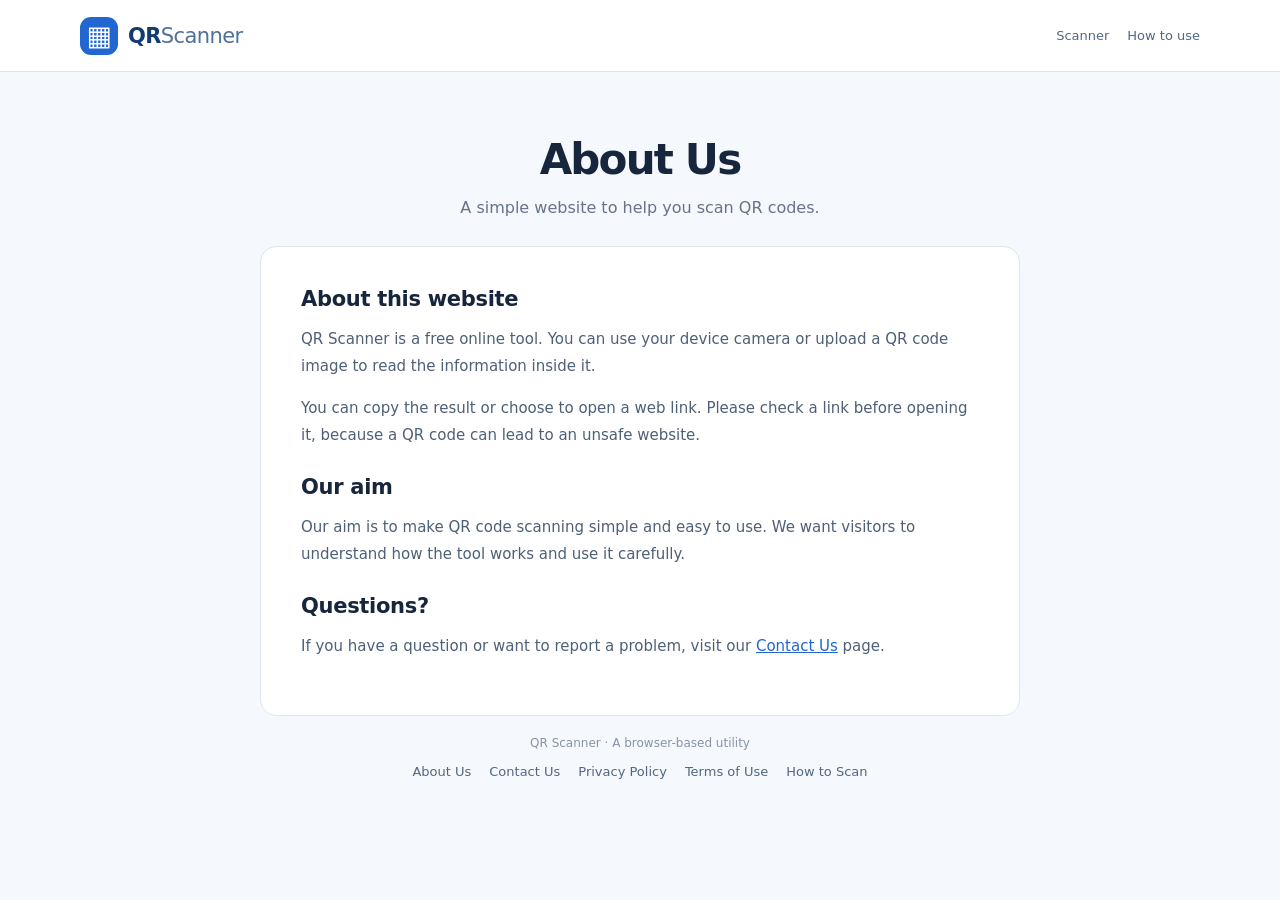
<file: about.html>
<!doctype html>
<html lang="en">
<head>
  
<meta charset="utf-8"><meta name="viewport" content="width=device-width, initial-scale=1">
<meta name="description" content="Learn about the QR Scanner website and its simple QR scanning tool.">
<title>About Us | QR Scanner</title><link rel="stylesheet" href="./style.css">
</head>
<body>
<header class="topbar"><a class="brand" href="./"><span class="brand-icon">▦</span><span>QR<span class="brand-light">Scanner</span></span></a><nav class="topnav"><a href="./">Scanner</a><a href="./how-to-scan.html">How to use</a></nav></header>
<main class="page doc-page">
<section class="hero doc-hero"><h1>About Us</h1><p class="intro">A simple website to help you scan QR codes.</p></section>
<article class="doc-card">
<h2>About this website</h2>
<p>QR Scanner is a free online tool. You can use your device camera or upload a QR code image to read the information inside it.</p>
<p>You can copy the result or choose to open a web link. Please check a link before opening it, because a QR code can lead to an unsafe website.</p>
<h2>Our aim</h2>
<p>Our aim is to make QR code scanning simple and easy to use. We want visitors to understand how the tool works and use it carefully.</p>
<h2>Questions?</h2>
<p>If you have a question or want to report a problem, visit our <a href="./contact.html">Contact Us</a> page.</p>
</article>
<footer><p>QR Scanner · A browser-based utility</p><nav class="footer-links"><a href="./about.html">About Us</a><a href="./contact.html">Contact Us</a><a href="./privacy-policy.html">Privacy Policy</a><a href="./terms.html">Terms of Use</a><a href="./how-to-scan.html">How to Scan</a></nav></footer>
</main></body></html>
</file>
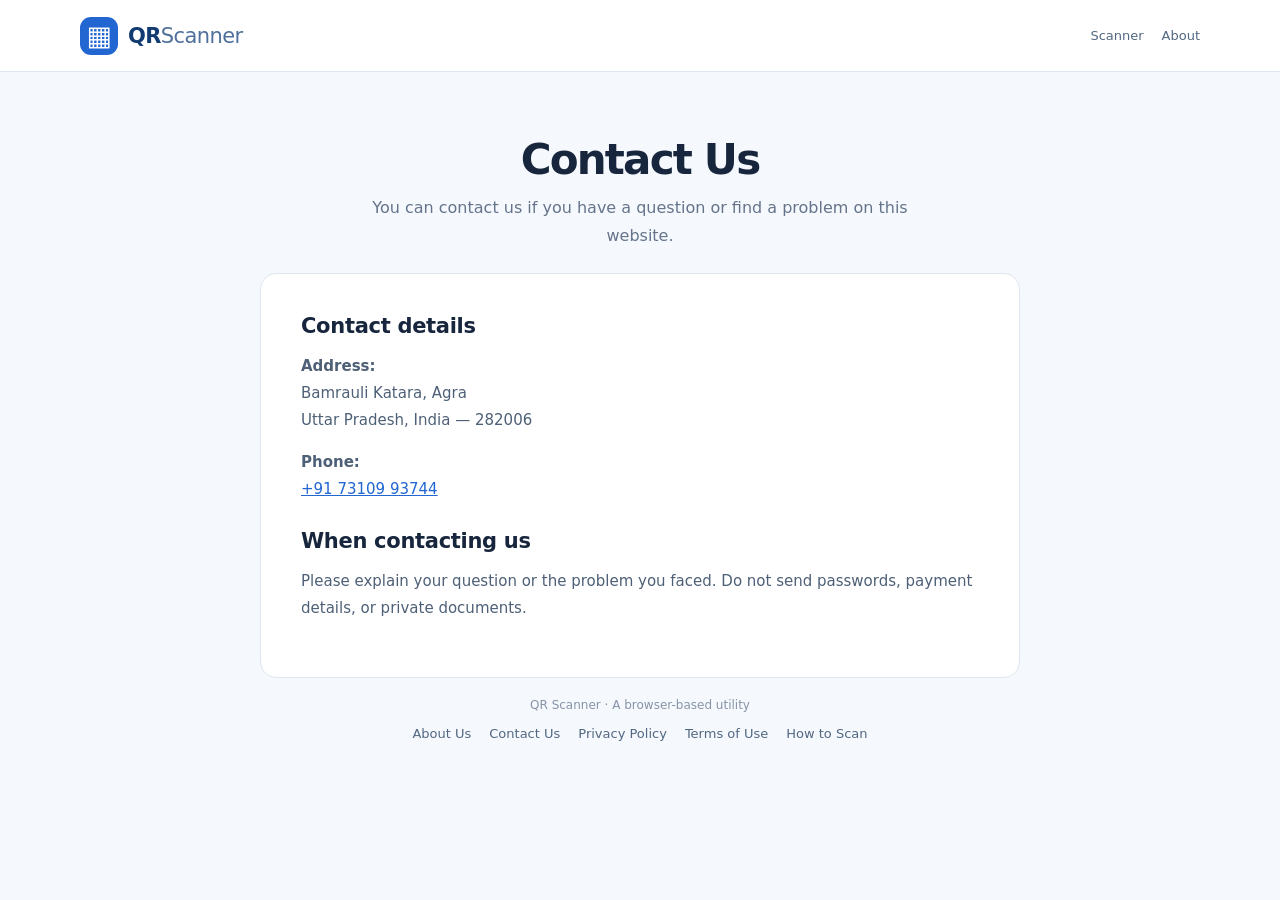
<file: contact.html>
<!doctype html>
<html lang="en">
<head>
<meta charset="utf-8"><meta name="viewport" content="width=device-width, initial-scale=1">
<meta name="description" content="Contact QR Scanner for questions, feedback, or technical issues.">
<title>Contact Us | QR Scanner</title><link rel="stylesheet" href="./style.css">
</head>
<body>
<header class="topbar"><a class="brand" href="./"><span class="brand-icon">▦</span><span>QR<span class="brand-light">Scanner</span></span></a><nav class="topnav"><a href="./">Scanner</a><a href="./about.html">About</a></nav></header>
<main class="page doc-page">
<section class="hero doc-hero"><h1>Contact Us</h1><p class="intro">You can contact us if you have a question or find a problem on this website.</p></section>
<article class="doc-card">
<h2>Contact details</h2>
<p><strong>Address:</strong><br>Bamrauli Katara, Agra<br>Uttar Pradesh, India — 282006</p>
<p><strong>Phone:</strong><br><a href="tel:+917310993744">+91 73109 93744</a></p>
<h2>When contacting us</h2>
<p>Please explain your question or the problem you faced. Do not send passwords, payment details, or private documents.</p>
</article>
<footer><p>QR Scanner · A browser-based utility</p><nav class="footer-links"><a href="./about.html">About Us</a><a href="./contact.html">Contact Us</a><a href="./privacy-policy.html">Privacy Policy</a><a href="./terms.html">Terms of Use</a><a href="./how-to-scan.html">How to Scan</a></nav></footer>
</main></body></html>
</file>
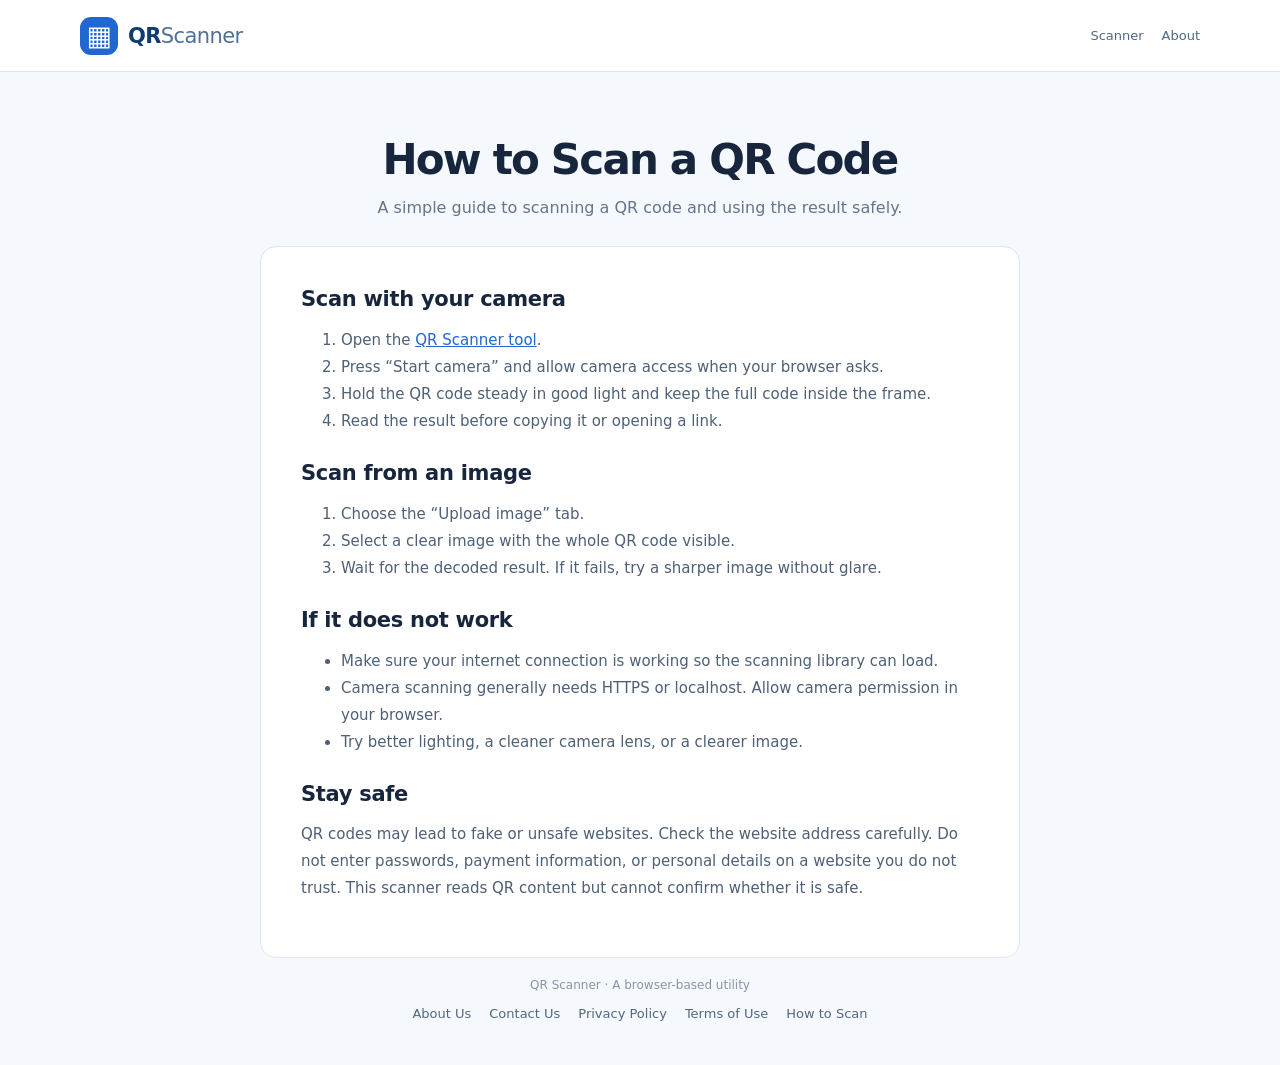
<file: how-to-scan.html>
<!doctype html>
<html lang="en">
<head><meta charset="utf-8"><meta name="viewport" content="width=device-width, initial-scale=1"><meta name="description" content="Learn how to scan QR codes with a camera or an image."><title>How to Scan a QR Code | QR Scanner</title><link rel="stylesheet" href="./style.css"></head>
<body><header class="topbar"><a class="brand" href="./"><span class="brand-icon">▦</span><span>QR<span class="brand-light">Scanner</span></span></a><nav class="topnav"><a href="./">Scanner</a><a href="./about.html">About</a></nav></header>
<main class="page doc-page"><section class="hero doc-hero"><h1>How to Scan a QR Code</h1><p class="intro">A simple guide to scanning a QR code and using the result safely.</p></section>
<article class="doc-card">
<h2>Scan with your camera</h2><ol><li>Open the <a href="./">QR Scanner tool</a>.</li><li>Press “Start camera” and allow camera access when your browser asks.</li><li>Hold the QR code steady in good light and keep the full code inside the frame.</li><li>Read the result before copying it or opening a link.</li></ol>
<h2>Scan from an image</h2><ol><li>Choose the “Upload image” tab.</li><li>Select a clear image with the whole QR code visible.</li><li>Wait for the decoded result. If it fails, try a sharper image without glare.</li></ol>
<h2>If it does not work</h2><ul><li>Make sure your internet connection is working so the scanning library can load.</li><li>Camera scanning generally needs HTTPS or localhost. Allow camera permission in your browser.</li><li>Try better lighting, a cleaner camera lens, or a clearer image.</li></ul>
<h2>Stay safe</h2><p>QR codes may lead to fake or unsafe websites. Check the website address carefully. Do not enter passwords, payment information, or personal details on a website you do not trust. This scanner reads QR content but cannot confirm whether it is safe.</p>
</article>
<footer><p>QR Scanner · A browser-based utility</p><nav class="footer-links"><a href="./about.html">About Us</a><a href="./contact.html">Contact Us</a><a href="./privacy-policy.html">Privacy Policy</a><a href="./terms.html">Terms of Use</a><a href="./how-to-scan.html">How to Scan</a></nav></footer>
</main></body></html>
</file>
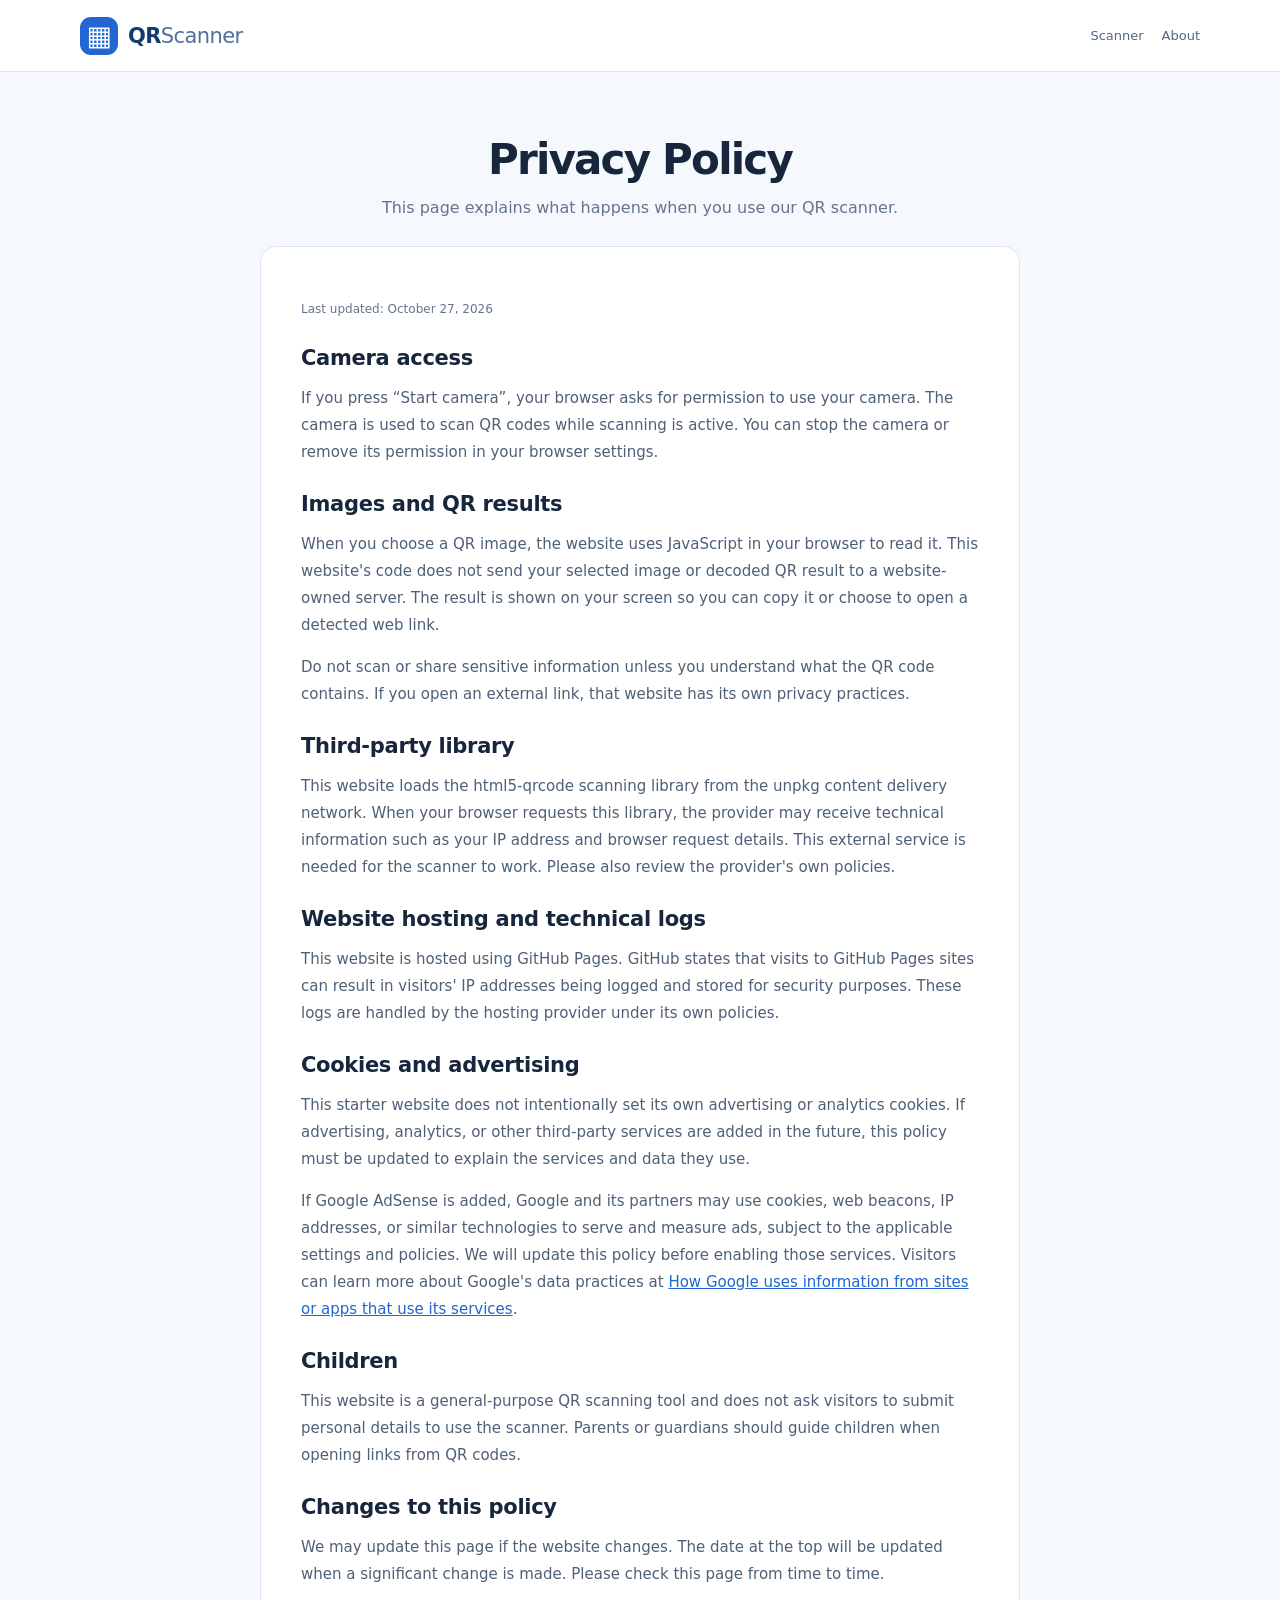
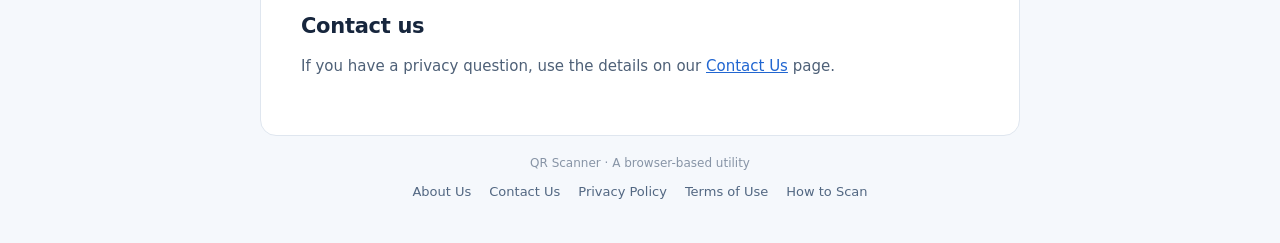
<file: privacy-policy.html>
<!doctype html>
<html lang="en">
<head>
<meta charset="utf-8"><meta name="viewport" content="width=device-width, initial-scale=1">
<meta name="description" content="Privacy Policy explaining how QR Scanner handles camera access, images, and website data.">
<title>Privacy Policy | QR Scanner</title><link rel="stylesheet" href="./style.css">
</head>
<body>
<header class="topbar"><a class="brand" href="./"><span class="brand-icon">▦</span><span>QR<span class="brand-light">Scanner</span></span></a><nav class="topnav"><a href="./">Scanner</a><a href="./about.html">About</a></nav></header>
<main class="page doc-page">
<section class="hero doc-hero"><h1>Privacy Policy</h1><p class="intro">This page explains what happens when you use our QR scanner.</p></section>
<article class="doc-card">
<p class="updated">Last updated: October 27, 2026</p>
<h2>Camera access</h2>
<p>If you press “Start camera”, your browser asks for permission to use your camera. The camera is used to scan QR codes while scanning is active. You can stop the camera or remove its permission in your browser settings.</p>
<h2>Images and QR results</h2>
<p>When you choose a QR image, the website uses JavaScript in your browser to read it. This website's code does not send your selected image or decoded QR result to a website-owned server. The result is shown on your screen so you can copy it or choose to open a detected web link.</p>
<p>Do not scan or share sensitive information unless you understand what the QR code contains. If you open an external link, that website has its own privacy practices.</p>
<h2>Third-party library</h2>
<p>This website loads the html5-qrcode scanning library from the unpkg content delivery network. When your browser requests this library, the provider may receive technical information such as your IP address and browser request details. This external service is needed for the scanner to work. Please also review the provider's own policies.</p>
<h2>Website hosting and technical logs</h2>
<p>This website is hosted using GitHub Pages. GitHub states that visits to GitHub Pages sites can result in visitors' IP addresses being logged and stored for security purposes. These logs are handled by the hosting provider under its own policies.</p>
<h2>Cookies and advertising</h2>
<p>This starter website does not intentionally set its own advertising or analytics cookies. If advertising, analytics, or other third-party services are added in the future, this policy must be updated to explain the services and data they use.</p>
<p>If Google AdSense is added, Google and its partners may use cookies, web beacons, IP addresses, or similar technologies to serve and measure ads, subject to the applicable settings and policies. We will update this policy before enabling those services. Visitors can learn more about Google's data practices at <a href="https://policies.google.com/technologies/partner-sites" target="_blank" rel="noopener noreferrer">How Google uses information from sites or apps that use its services</a>.</p>
<h2>Children</h2>
<p>This website is a general-purpose QR scanning tool and does not ask visitors to submit personal details to use the scanner. Parents or guardians should guide children when opening links from QR codes.</p>
<h2>Changes to this policy</h2>
<p>We may update this page if the website changes. The date at the top will be updated when a significant change is made. Please check this page from time to time.</p>
<h2>Contact us</h2>
<p>If you have a privacy question, use the details on our <a href="./contact.html">Contact Us</a> page.</p>
</article>
<footer><p>QR Scanner · A browser-based utility</p><nav class="footer-links"><a href="./about.html">About Us</a><a href="./contact.html">Contact Us</a><a href="./privacy-policy.html">Privacy Policy</a><a href="./terms.html">Terms of Use</a><a href="./how-to-scan.html">How to Scan</a></nav></footer>
</main></body></html>
</file>
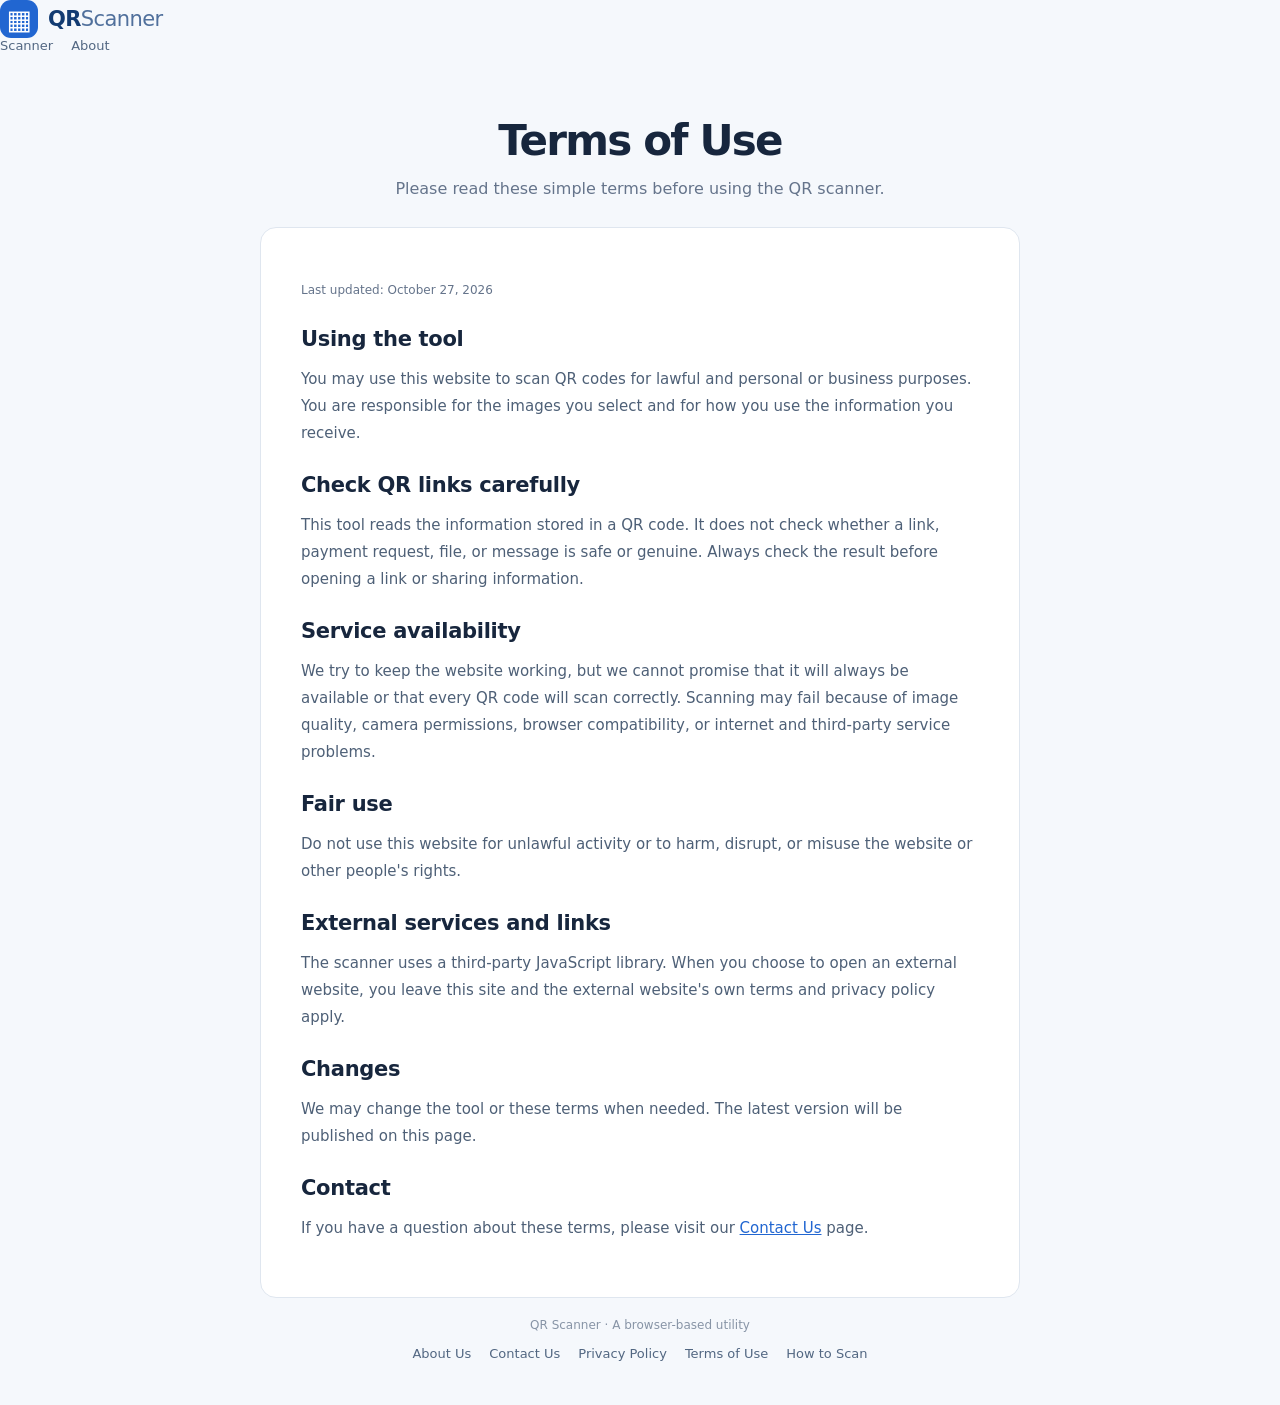
<file: terms.html>
<!doctype html>
<html lang="en">
<head>
<meta charset="utf-8"><meta name="viewport" content="width=device-width, initial-scale=1">
<meta name="description" content="Simple terms for using the QR Scanner website.">
<title>Terms of Use | QR Scanner</title><link rel="stylesheet" href="./style.css">
</head>
  <meta name="google-site-verification" content="Z7BMQ_18iN3fMc
<body>
<header class="topbar"><a class="brand" href="./"><span class="brand-icon">▦</span><span>QR<span class="brand-light">Scanner</span></span></a><nav class="topnav"><a href="./">Scanner</a><a href="./about.html">About</a></nav></header>
<main class="page doc-page">
<section class="hero doc-hero"><h1>Terms of Use</h1><p class="intro">Please read these simple terms before using the QR scanner.</p></section>
<article class="doc-card">
<p class="updated">Last updated: October 27, 2026</p>
<h2>Using the tool</h2>
<p>You may use this website to scan QR codes for lawful and personal or business purposes. You are responsible for the images you select and for how you use the information you receive.</p>
<h2>Check QR links carefully</h2>
<p>This tool reads the information stored in a QR code. It does not check whether a link, payment request, file, or message is safe or genuine. Always check the result before opening a link or sharing information.</p>
<h2>Service availability</h2>
<p>We try to keep the website working, but we cannot promise that it will always be available or that every QR code will scan correctly. Scanning may fail because of image quality, camera permissions, browser compatibility, or internet and third-party service problems.</p>
<h2>Fair use</h2>
<p>Do not use this website for unlawful activity or to harm, disrupt, or misuse the website or other people's rights.</p>
<h2>External services and links</h2>
<p>The scanner uses a third-party JavaScript library. When you choose to open an external website, you leave this site and the external website's own terms and privacy policy apply.</p>
<h2>Changes</h2>
<p>We may change the tool or these terms when needed. The latest version will be published on this page.</p>
<h2>Contact</h2>
<p>If you have a question about these terms, please visit our <a href="./contact.html">Contact Us</a> page.</p>
</article>
<footer><p>QR Scanner · A browser-based utility</p><nav class="footer-links"><a href="./about.html">About Us</a><a href="./contact.html">Contact Us</a><a href="./privacy-policy.html">Privacy Policy</a><a href="./terms.html">Terms of Use</a><a href="./how-to-scan.html">How to Scan</a></nav></footer>
</main></body></html>
</file>
<file: style.css>
* { box-sizing: border-box; }
:root { color-scheme: light; --navy:#123b72; --blue:#2166d1; --blue-light:#edf4ff; --text:#17263d; --muted:#65748b; --border:#dfe6ef; --bg:#f5f8fc; }
body { margin:0; font-family:Inter,ui-sans-serif,system-ui,-apple-system,BlinkMacSystemFont,"Segoe UI",sans-serif; color:var(--text); background:var(--bg); min-height:100vh; }
.topbar { min-height:72px; display:flex; align-items:center; justify-content:space-between; gap:18px; padding:12px max(22px,calc((100% - 1120px)/2)); background:white; border-bottom:1px solid var(--border); }
.brand { display:inline-flex; align-items:center; gap:10px; color:var(--navy); text-decoration:none; font-size:21px; font-weight:800; letter-spacing:-.6px; }
.brand-icon { display:grid; place-items:center; width:38px; height:38px; color:white; background:var(--blue); border-radius:11px; font-size:27px; }
.brand-light { font-weight:500; color:#50709c; }
.topnav,.footer-links { display:flex; align-items:center; gap:18px; flex-wrap:wrap; }
.topnav a,.footer-links a { color:#526782; font-size:13px; text-decoration:none; }
.topnav a:hover,.footer-links a:hover { color:var(--blue); text-decoration:underline; }
.page { max-width:900px; margin:0 auto; padding:52px 20px 24px; }
.hero { text-align:center; margin:0 auto 30px; max-width:650px; }
.eyebrow { display:inline-flex; align-items:center; gap:8px; color:var(--blue); font-size:11px; letter-spacing:1.5px; font-weight:800; }
.live-dot { width:7px; height:7px; border-radius:50%; background:#28a879; }
h1 { margin:13px 0 12px; font-size:clamp(34px,6vw,52px); line-height:1.08; letter-spacing:-1.8px; }
h1 span { color:var(--blue); }
.intro { margin:0 auto; max-width:550px; color:var(--muted); line-height:1.7; font-size:16px; }
.scanner-card { background:white; border:1px solid var(--border); border-radius:20px; overflow:hidden; box-shadow:0 14px 40px #19365c0b; }
.tabs { display:grid; grid-template-columns:1fr 1fr; padding:8px; gap:8px; background:#f9fbfe; border-bottom:1px solid var(--border); }
.tab { padding:13px 10px; border:0; border-radius:10px; background:transparent; color:var(--muted); font-weight:700; cursor:pointer; font-size:14px; }
.tab.active { color:var(--blue); background:white; box-shadow:0 1px 5px #142b4817; }
.panel { padding:27px clamp(16px,5vw,42px) 22px; text-align:center; }
h2 { font-size:21px; margin:0 0 10px; letter-spacing:-.3px; }
.muted { color:var(--muted); font-size:13px; line-height:1.6; margin:0 0 18px; }
.reader { max-width:480px; min-height:235px; margin:0 auto 18px; border:1px dashed #cbd7e7; border-radius:14px; background:#f7faff; overflow:hidden; position:relative; }
.reader-placeholder { min-height:235px; display:flex; flex-direction:column; align-items:center; justify-content:center; color:#8797ac; font-size:13px; }
.camera-symbol { display:grid; place-items:center; width:54px; height:54px; border-radius:16px; background:#e6efff; color:var(--blue); font-size:32px; }
#reader video { border-radius:10px; object-fit:cover; }
#reader__scan_region { min-height:200px; } #reader__dashboard { padding:10px!important; }
.button-row { display:flex; justify-content:center; align-items:center; gap:10px; flex-wrap:wrap; }
.button { display:inline-flex; justify-content:center; align-items:center; min-height:43px; padding:11px 17px; border-radius:10px; font:inherit; font-size:14px; font-weight:750; cursor:pointer; text-decoration:none; border:1px solid transparent; }
.primary { background:var(--blue); color:white; } .primary:hover { background:#1855b2; }
.secondary { background:white; border-color:var(--border); color:var(--text); }
.button:disabled { opacity:.5; cursor:not-allowed; }
.dropzone { min-height:180px; display:flex; flex-direction:column; align-items:center; justify-content:center; gap:8px; border:2px dashed #c7d7ed; border-radius:14px; background:#f8fbff; color:var(--text); cursor:pointer; }
.dropzone:hover { border-color:var(--blue); background:var(--blue-light); }
.upload-icon { display:grid; place-items:center; width:43px; height:43px; border-radius:13px; background:#e6efff; color:var(--blue); font-size:29px; }
.dropzone span:last-of-type { font-size:12px; color:var(--muted); }
#qrFile { position:absolute; width:1px; height:1px; opacity:0; }
.file-name { color:var(--muted); font-size:12px; overflow-wrap:anywhere; }
.status { margin:0 24px 22px; padding:11px 14px; background:#f5f8fc; border-radius:9px; text-align:center; color:var(--muted); font-size:13px; line-height:1.5; }
.status.error { color:#a12b2b; background:#fff1f1; } .status.success { color:#176d4b; background:#eaf8f1; }
.result { margin:0 22px 25px; padding:20px; border:1px solid #bfe6d2; border-radius:14px; background:#f5fcf8; }
.result-heading { display:flex; align-items:center; gap:12px; margin-bottom:15px; text-align:left; }
.result-heading h2 { margin-bottom:4px; } .result-heading .muted { margin:0; }
.success-icon { display:grid; place-items:center; width:38px; height:38px; border-radius:50%; background:#d9f4e6; color:#168455; font-weight:900; }
#resultText { width:100%; resize:vertical; min-height:78px; padding:12px; border:1px solid #d4e3da; border-radius:9px; background:white; color:var(--text); font:14px/1.5 ui-monospace,SFMono-Regular,Consolas,monospace; overflow-wrap:anywhere; }
.result-actions { margin-top:12px; } .safety-note { color:#687a6e; font-size:11px; line-height:1.5; margin:14px 0 0; }
.content-section { margin:28px 0; padding:26px clamp(18px,4vw,34px); background:white; border:1px solid var(--border); border-radius:16px; }
.content-section h2 { margin-top:22px; } .content-section h2:first-child { margin-top:0; }
.content-section p,.content-section li { color:#4e6077; font-size:14px; line-height:1.8; }
.content-section li { margin:7px 0; } .content-section a { color:var(--blue); }
.features { display:grid; grid-template-columns:repeat(3,1fr); gap:18px; margin:28px 0 36px; }
.features article { padding:19px; border:1px solid var(--border); border-radius:14px; background:white; }
.features article>span { color:var(--blue); font-size:11px; font-weight:900; letter-spacing:1px; }
.features h3 { font-size:14px; margin:10px 0 7px; } .features p { color:var(--muted); font-size:12px; line-height:1.6; margin:0; }
footer { text-align:center; color:#8794a6; font-size:12px; padding:8px 0 20px; }
footer p { margin-bottom:14px; } .footer-links { justify-content:center; gap:10px 18px; }
.doc-page { max-width:800px; } .doc-hero { margin-bottom:24px; } .doc-hero h1 { font-size:clamp(30px,5vw,42px); }
.doc-card { background:white; border:1px solid var(--border); border-radius:16px; padding:clamp(20px,5vw,40px); }
.doc-card h2 { margin-top:26px; } .doc-card h2:first-child { margin-top:0; }
.doc-card p,.doc-card li { color:#4e6077; font-size:15px; line-height:1.8; overflow-wrap:anywhere; }
.doc-card a { color:var(--blue); } .updated { color:var(--muted)!important; font-size:12px!important; }
.notice { border-left:3px solid var(--blue); background:#f4f8ff; padding:12px 15px; color:#435975; font-size:13px; line-height:1.7; }
.hidden { display:none!important; }
@media(max-width:620px) {
  .topbar { padding:12px 15px; min-height:62px; flex-wrap:wrap; }
  .brand { font-size:18px; } .brand-icon { width:34px; height:34px; } .topnav { gap:12px; }
  .topnav a { font-size:12px; } .page { padding:36px 12px 18px; } .hero { margin-bottom:24px; }
  .intro { font-size:14px; } .features { grid-template-columns:1fr; gap:10px; } .features article { padding:15px; }
  .result { margin:0 12px 18px; padding:15px; } .panel { padding-top:23px; }
}
</file>
